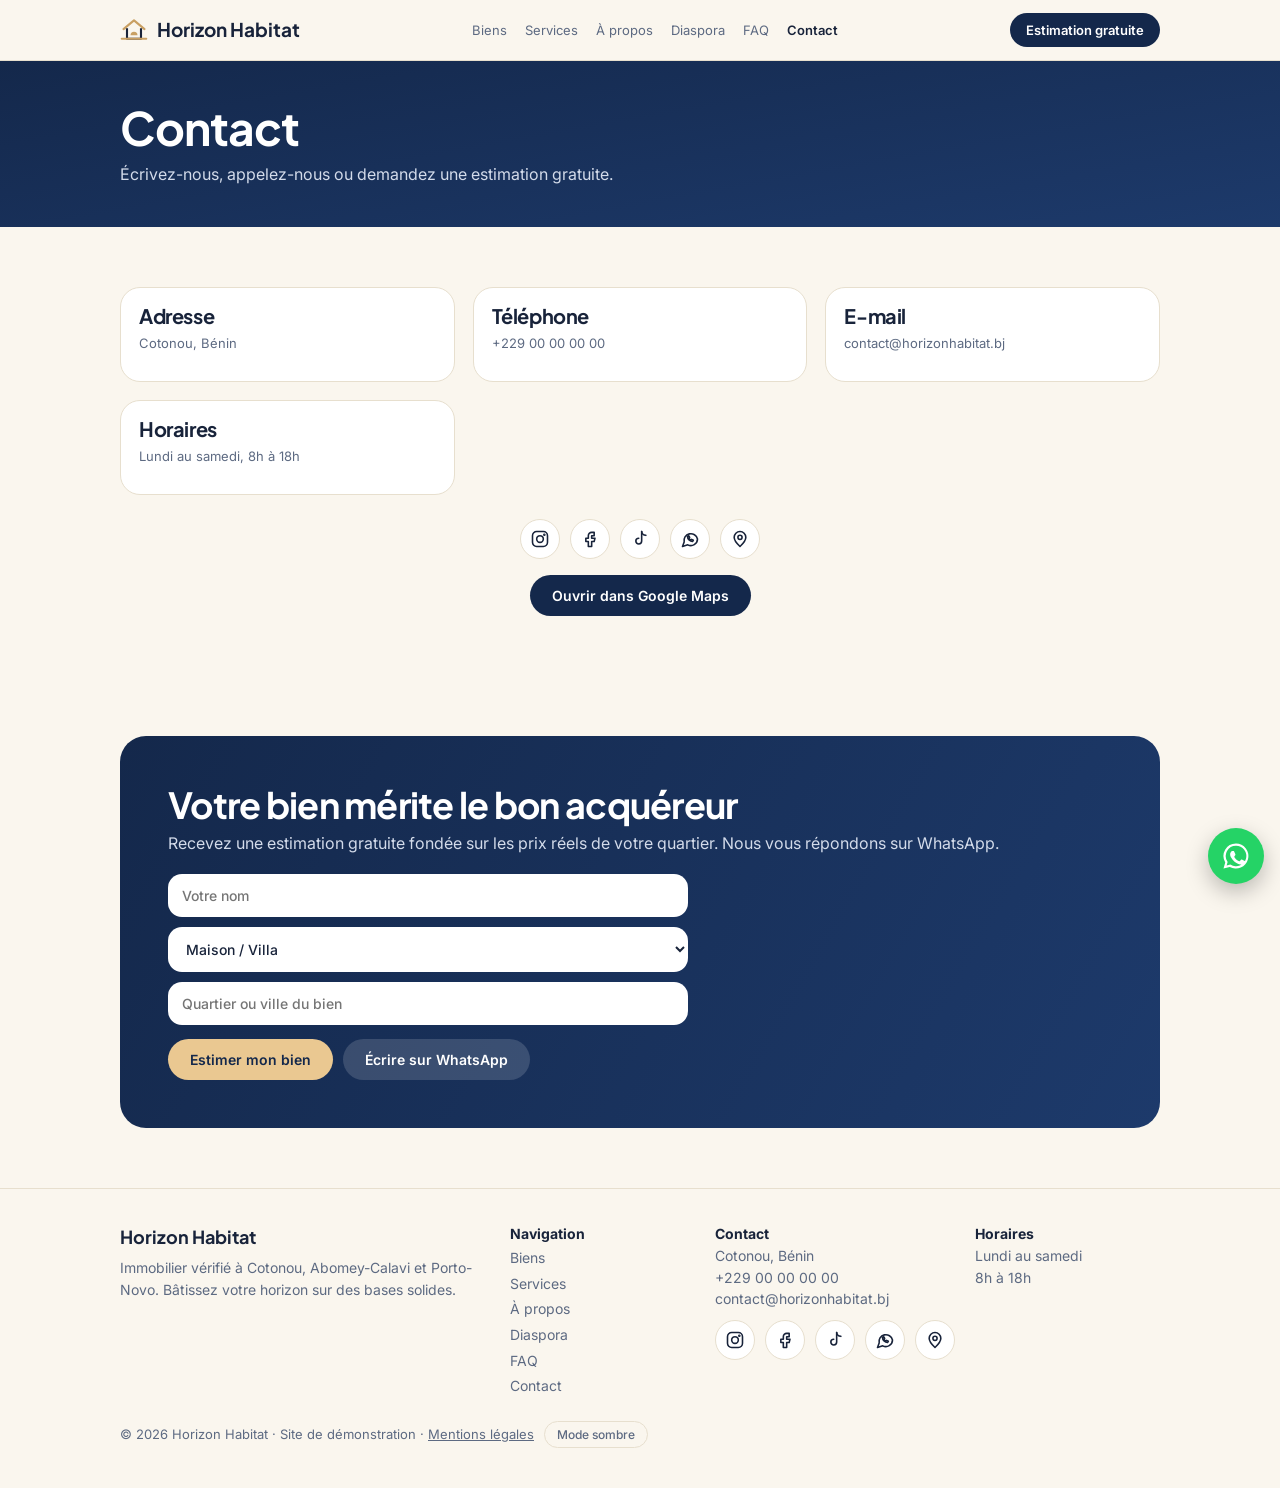
<file: contact.html>
<!DOCTYPE html>
<html lang="fr">
<head>
<meta charset="utf-8">
<meta name="viewport" content="width=device-width, initial-scale=1, viewport-fit=cover">
<meta name="description" content="Contactez Horizon Habitat à Cotonou ou demandez une estimation gratuite de votre bien.">
<meta name="theme-color" content="#14284b">
<meta property="og:title" content="Horizon Habitat – Bâtissez votre horizon sur des bases solides">
<meta property="og:description" content="Immobilier vérifié à Cotonou, Calavi et Porto-Novo. Chaque titre est contrôlé avant d’être proposé.">
<meta property="og:type" content="website">
<link rel="icon" href="data:image/svg+xml,%3Csvg xmlns='http://www.w3.org/2000/svg' viewBox='0 0 32 32'%3E%3Crect width='32' height='32' rx='8' fill='%2314284b'/%3E%3Cpath d='M5 16 16 6l11 10' stroke='%23eac891' stroke-width='2.6' fill='none' stroke-linecap='round' stroke-linejoin='round'/%3E%3Cpath d='M9 15v10h14V15' stroke='%23fff' stroke-width='2.6' fill='none' stroke-linejoin='round'/%3E%3C/svg%3E">
<title>Contact et estimation gratuite – Horizon Habitat</title>
<link rel="preconnect" href="https://fonts.googleapis.com">
<link rel="preconnect" href="https://fonts.gstatic.com" crossorigin>
<link href="https://fonts.googleapis.com/css2?family=Plus+Jakarta+Sans:wght@600;700;800&family=Inter:wght@400;500;600&display=swap" rel="stylesheet">
<link rel="stylesheet" href="style.css">
</head>
<body>
<header><div class="wrap nav">
<a class="logo" href="index.html" aria-label="Horizon Habitat">
<svg viewBox="0 0 32 32" fill="none"><path d="M4 15 16 5l12 10" stroke="#c9a063" stroke-width="2.4" stroke-linecap="round" stroke-linejoin="round"/><path d="M8 14v12h16V14" stroke="currentColor" stroke-width="2.4" stroke-linejoin="round"/><path d="M12 22a4 4 0 0 1 8 0z" fill="#c9a063"/><path d="M2 26h28" stroke="#c9a063" stroke-width="2.4" stroke-linecap="round"/></svg>
Horizon Habitat</a>
<nav id="nav" aria-label="Navigation"><a href="biens.html">Biens</a><a href="services.html">Services</a><a href="a-propos.html">À propos</a><a href="diaspora.html">Diaspora</a><a href="faq.html">FAQ</a><a href="contact.html" aria-current="page">Contact</a></nav>
<a class="btn sm" href="contact.html#estimer">Estimation gratuite</a>
<button class="burger" type="button" aria-label="Menu" aria-expanded="false" aria-controls="nav"><span></span></button>
</div></header>
<main id="top">
<div class="phead"><div class="wrap"><h1>Contact</h1><p>Écrivez-nous, appelez-nous ou demandez une estimation gratuite.</p></div></div>
<section><div class="wrap"><div class="grid three"><div class="card"><div class="in"><h3>Adresse</h3><p class="loc" style="margin-top:6px">Cotonou, Bénin</p></div></div><div class="card"><div class="in"><h3>Téléphone</h3><p class="loc" style="margin-top:6px">+229 00 00 00 00</p></div></div><div class="card"><div class="in"><h3>E-mail</h3><p class="loc" style="margin-top:6px">contact@horizonhabitat.bj</p></div></div><div class="card"><div class="in"><h3>Horaires</h3><p class="loc" style="margin-top:6px">Lundi au samedi, 8h à 18h</p></div></div></div><div class="more"><div class="soc" style="justify-content:center"><a href="#" aria-label="Instagram"><svg viewBox="0 0 24 24" fill="none" stroke="currentColor" stroke-width="1.9" stroke-linecap="round" stroke-linejoin="round" aria-hidden="true"><rect x="3" y="3" width="18" height="18" rx="5"/><circle cx="12" cy="12" r="4"/><circle cx="17.2" cy="6.8" r=".6" fill="currentColor"/></svg></a><a href="#" aria-label="Facebook"><svg viewBox="0 0 24 24" fill="none" stroke="currentColor" stroke-width="1.9" stroke-linecap="round" stroke-linejoin="round" aria-hidden="true"><path d="M14 8h3V4h-3a4 4 0 0 0-4 4v3H7v4h3v6h4v-6h3l1-4h-4V8.5c0-.3.2-.5.5-.5z"/></svg></a><a href="#" aria-label="TikTok"><svg viewBox="0 0 24 24" fill="none" stroke="currentColor" stroke-width="1.9" stroke-linecap="round" stroke-linejoin="round" aria-hidden="true"><path d="M14 3v11.5a3.5 3.5 0 1 1-3.5-3.5"/><path d="M14 3c.3 2.6 2 4.4 5 4.6"/></svg></a><a href="https://wa.me/22900000000" aria-label="WhatsApp" target="_blank" rel="noopener"><svg viewBox="0 0 24 24" fill="none" stroke="currentColor" stroke-width="1.9" stroke-linecap="round" stroke-linejoin="round" aria-hidden="true"><path d="M21 12a8 8 0 0 1-11.7 7L3 21l2-5.3A8 8 0 1 1 21 12z"/><path d="M9 9c0 3 3 6 6 6l1-1.5-2-1-1 .8c-1-.4-1.800-1.200-2.200-2.200l.8-1-1-2z"/></svg></a><a href="https://www.google.com/maps/search/?api=1&query=Cotonou" aria-label="Plan Google Maps" target="_blank" rel="noopener"><svg viewBox="0 0 24 24" fill="none" stroke="currentColor" stroke-width="1.9" stroke-linecap="round" stroke-linejoin="round" aria-hidden="true"><path d="M12 21s7-6.2 7-11a7 7 0 0 0-14 0c0 4.8 7 11 7 11z"/><circle cx="12" cy="10" r="2.5"/></svg></a></div><p style="margin-top:16px"><a class="btn" href="https://www.google.com/maps/search/?api=1&query=Cotonou" target="_blank" rel="noopener">Ouvrir dans Google Maps</a></p></div></div></section>
<section id="estimer"><div class="wrap"><div class="cta">
<h2>Votre bien mérite le bon acquéreur</h2>
<p>Recevez une estimation gratuite fondée sur les prix réels de votre quartier. Nous vous répondons sur WhatsApp.</p>
<form id="ef">
<input id="e-nom" placeholder="Votre nom" autocomplete="name" required>
<select id="e-type" aria-label="Type de bien"><option>Maison / Villa</option><option>Appartement</option><option>Terrain</option></select>
<input id="e-lieu" placeholder="Quartier ou ville du bien" required>
<div class="row"><button class="btn gold" type="submit">Estimer mon bien</button><a class="btn" style="background:rgba(255,255,255,.15)" href="https://wa.me/22900000000" target="_blank" rel="noopener">Écrire sur WhatsApp</a></div>
</form>
</div></div></section>
</main>
<footer><div class="wrap cols"><div><b style="font-family:'Plus Jakarta Sans',Inter,system-ui,sans-serif;font-size:18px">Horizon Habitat</b><p style="margin-top:6px">Immobilier vérifié à Cotonou, Abomey-Calavi et Porto-Novo. Bâtissez votre horizon sur des bases solides.</p></div><div><b>Navigation</b><p class="fl"><a href="biens.html">Biens</a><a href="services.html">Services</a><a href="a-propos.html">À propos</a><a href="diaspora.html">Diaspora</a><a href="faq.html">FAQ</a><a href="contact.html">Contact</a></p></div><div><b>Contact</b><p>Cotonou, Bénin<br>+229 00 00 00 00<br>contact@horizonhabitat.bj</p><div class="soc"><a href="#" aria-label="Instagram"><svg viewBox="0 0 24 24" fill="none" stroke="currentColor" stroke-width="1.9" stroke-linecap="round" stroke-linejoin="round" aria-hidden="true"><rect x="3" y="3" width="18" height="18" rx="5"/><circle cx="12" cy="12" r="4"/><circle cx="17.2" cy="6.8" r=".6" fill="currentColor"/></svg></a><a href="#" aria-label="Facebook"><svg viewBox="0 0 24 24" fill="none" stroke="currentColor" stroke-width="1.9" stroke-linecap="round" stroke-linejoin="round" aria-hidden="true"><path d="M14 8h3V4h-3a4 4 0 0 0-4 4v3H7v4h3v6h4v-6h3l1-4h-4V8.5c0-.3.2-.5.5-.5z"/></svg></a><a href="#" aria-label="TikTok"><svg viewBox="0 0 24 24" fill="none" stroke="currentColor" stroke-width="1.9" stroke-linecap="round" stroke-linejoin="round" aria-hidden="true"><path d="M14 3v11.5a3.5 3.5 0 1 1-3.5-3.5"/><path d="M14 3c.3 2.6 2 4.4 5 4.6"/></svg></a><a href="https://wa.me/22900000000" aria-label="WhatsApp" target="_blank" rel="noopener"><svg viewBox="0 0 24 24" fill="none" stroke="currentColor" stroke-width="1.9" stroke-linecap="round" stroke-linejoin="round" aria-hidden="true"><path d="M21 12a8 8 0 0 1-11.7 7L3 21l2-5.3A8 8 0 1 1 21 12z"/><path d="M9 9c0 3 3 6 6 6l1-1.5-2-1-1 .8c-1-.4-1.800-1.200-2.200-2.200l.8-1-1-2z"/></svg></a><a href="https://www.google.com/maps/search/?api=1&query=Cotonou" aria-label="Plan Google Maps" target="_blank" rel="noopener"><svg viewBox="0 0 24 24" fill="none" stroke="currentColor" stroke-width="1.9" stroke-linecap="round" stroke-linejoin="round" aria-hidden="true"><path d="M12 21s7-6.2 7-11a7 7 0 0 0-14 0c0 4.8 7 11 7 11z"/><circle cx="12" cy="10" r="2.5"/></svg></a></div></div><div><b>Horaires</b><p>Lundi au samedi<br>8h à 18h</p></div></div><div class="wrap" style="margin-top:22px;font-size:13px">© <span id="yr">2026</span> Horizon Habitat · Site de démonstration · <a href="mentions-legales.html" style="text-decoration:underline">Mentions légales</a><button type="button" id="theme" class="theme">Mode sombre</button></div></footer>
<a class="wa" href="https://wa.me/22900000000" target="_blank" rel="noopener" aria-label="Écrire sur WhatsApp"><svg viewBox="0 0 24 24" fill="#fff"><path d="M12 2a10 10 0 0 0-8.6 15.1L2 22l5-1.3A10 10 0 1 0 12 2zm0 1.8a8.2 8.2 0 1 1-4.2 15.2l-.3-.2-3 .8.8-2.9-.2-.3A8.2 8.2 0 0 1 12 3.8zm-3 4.1c-.2 0-.5.1-.7.4-.3.3-1 1-1 2.4s1 2.8 1.200 3c.1.2 2 3.200 5 4.400 2.500 1 3 .8 3.500.7.600-.1 1.800-.7 2-1.400.3-.7.300-1.300.2-1.400-.1-.1-.3-.2-.6-.3l-1.900-.9c-.3-.1-.5-.1-.7.1l-.9 1.100c-.2.200-.3.200-.6.100-.3-.2-1.200-.4-2.300-1.400-.8-.8-1.400-1.700-1.500-2-.2-.3 0-.4.100-.6l.4-.5c.1-.2.200-.3.300-.5.100-.2 0-.4 0-.5l-.9-2.100c-.2-.5-.5-.5-.7-.5z"/></svg></a>
<script src="site.js"></script>
</body>
</html>
</file>
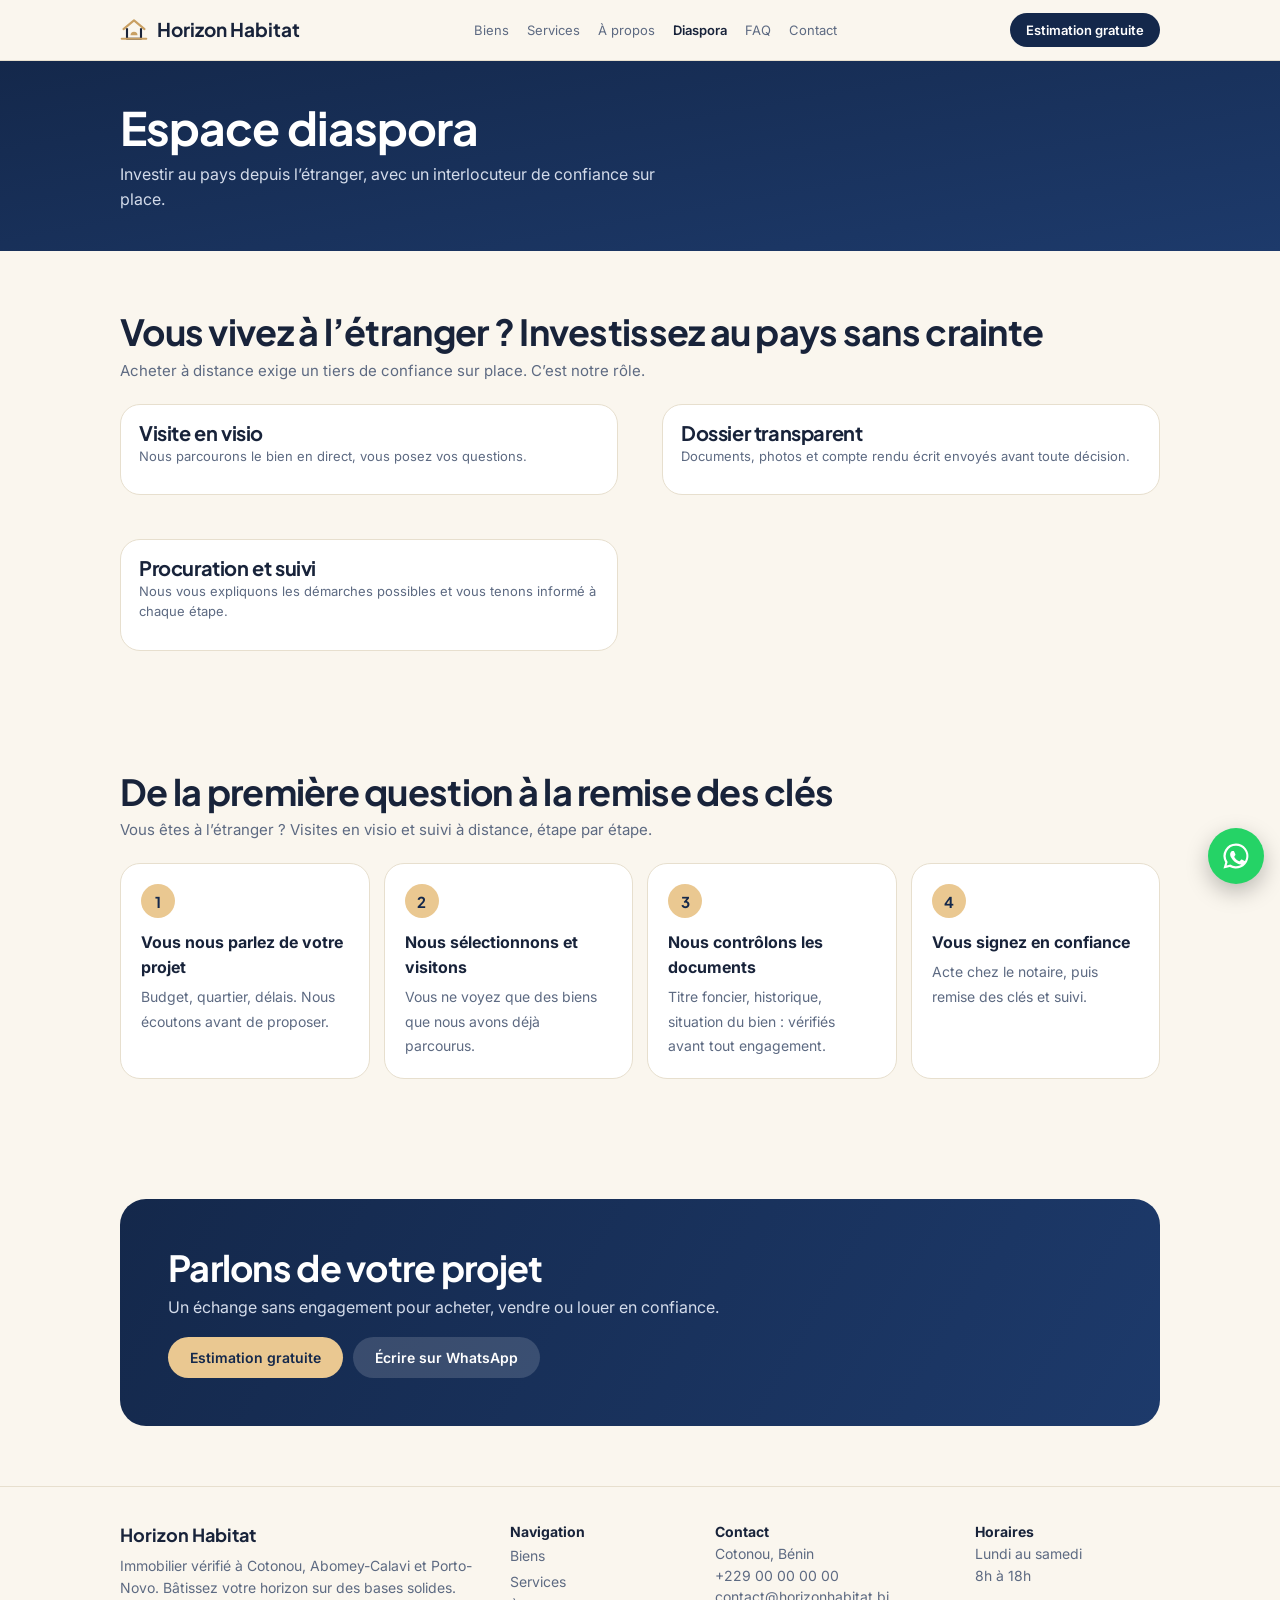
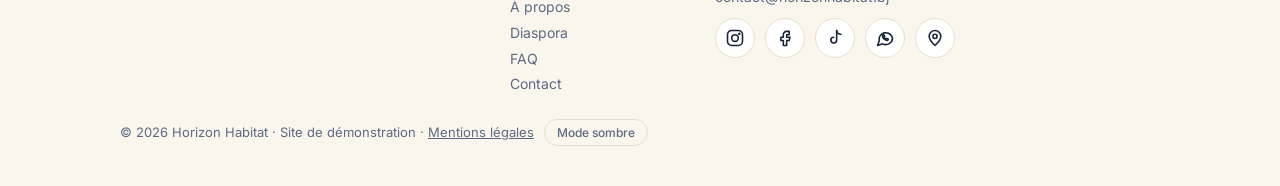
<file: diaspora.html>
<!DOCTYPE html>
<html lang="fr">
<head>
<meta charset="utf-8">
<meta name="viewport" content="width=device-width, initial-scale=1, viewport-fit=cover">
<meta name="description" content="Visites en visio, dossier transparent et suivi pour acheter au Bénin depuis l’étranger.">
<meta name="theme-color" content="#14284b">
<meta property="og:title" content="Horizon Habitat – Bâtissez votre horizon sur des bases solides">
<meta property="og:description" content="Immobilier vérifié à Cotonou, Calavi et Porto-Novo. Chaque titre est contrôlé avant d’être proposé.">
<meta property="og:type" content="website">
<link rel="icon" href="data:image/svg+xml,%3Csvg xmlns='http://www.w3.org/2000/svg' viewBox='0 0 32 32'%3E%3Crect width='32' height='32' rx='8' fill='%2314284b'/%3E%3Cpath d='M5 16 16 6l11 10' stroke='%23eac891' stroke-width='2.6' fill='none' stroke-linecap='round' stroke-linejoin='round'/%3E%3Cpath d='M9 15v10h14V15' stroke='%23fff' stroke-width='2.6' fill='none' stroke-linejoin='round'/%3E%3C/svg%3E">
<title>Diaspora : acheter au Bénin à distance – Horizon Habitat</title>
<link rel="preconnect" href="https://fonts.googleapis.com">
<link rel="preconnect" href="https://fonts.gstatic.com" crossorigin>
<link href="https://fonts.googleapis.com/css2?family=Plus+Jakarta+Sans:wght@600;700;800&family=Inter:wght@400;500;600&display=swap" rel="stylesheet">
<link rel="stylesheet" href="style.css">
</head>
<body>
<header><div class="wrap nav">
<a class="logo" href="index.html" aria-label="Horizon Habitat">
<svg viewBox="0 0 32 32" fill="none"><path d="M4 15 16 5l12 10" stroke="#c9a063" stroke-width="2.4" stroke-linecap="round" stroke-linejoin="round"/><path d="M8 14v12h16V14" stroke="currentColor" stroke-width="2.4" stroke-linejoin="round"/><path d="M12 22a4 4 0 0 1 8 0z" fill="#c9a063"/><path d="M2 26h28" stroke="#c9a063" stroke-width="2.4" stroke-linecap="round"/></svg>
Horizon Habitat</a>
<nav id="nav" aria-label="Navigation"><a href="biens.html">Biens</a><a href="services.html">Services</a><a href="a-propos.html">À propos</a><a href="diaspora.html" aria-current="page">Diaspora</a><a href="faq.html">FAQ</a><a href="contact.html">Contact</a></nav>
<a class="btn sm" href="contact.html#estimer">Estimation gratuite</a>
<button class="burger" type="button" aria-label="Menu" aria-expanded="false" aria-controls="nav"><span></span></button>
</div></header>
<main id="top">
<div class="phead"><div class="wrap"><h1>Espace diaspora</h1><p>Investir au pays depuis l’étranger, avec un interlocuteur de confiance sur place.</p></div></div>
<section id="diaspora" class="why"><div class="wrap"><h2>Vous vivez à l’étranger&nbsp;? Investissez au pays sans crainte</h2><p class="sub">Acheter à distance exige un tiers de confiance sur place. C’est notre rôle.</p><div class="grid three"><div class="card"><div class="in"><h3>Visite en visio</h3><p class="loc">Nous parcourons le bien en direct, vous posez vos questions.</p></div></div><div class="card"><div class="in"><h3>Dossier transparent</h3><p class="loc">Documents, photos et compte rendu écrit envoyés avant toute décision.</p></div></div><div class="card"><div class="in"><h3>Procuration et suivi</h3><p class="loc">Nous vous expliquons les démarches possibles et vous tenons informé à chaque étape.</p></div></div></div></div></section><section id="methode"><div class="wrap">
<h2>De la première question à la remise des clés</h2>
<p class="sub">Vous êtes à l’étranger&nbsp;? Visites en visio et suivi à distance, étape par étape.</p>
<ol class="steps">
<li><b>Vous nous parlez de votre projet</b><span>Budget, quartier, délais. Nous écoutons avant de proposer.</span></li>
<li><b>Nous sélectionnons et visitons</b><span>Vous ne voyez que des biens que nous avons déjà parcourus.</span></li>
<li><b>Nous contrôlons les documents</b><span>Titre foncier, historique, situation du bien : vérifiés avant tout engagement.</span></li>
<li><b>Vous signez en confiance</b><span>Acte chez le notaire, puis remise des clés et suivi.</span></li>
</ol></div></section><section><div class="wrap"><div class="cta"><h2>Parlons de votre projet</h2><p>Un échange sans engagement pour acheter, vendre ou louer en confiance.</p><div class="row"><a class="btn gold" href="contact.html#estimer">Estimation gratuite</a><a class="btn" style="background:rgba(255,255,255,.15)" href="https://wa.me/22900000000" target="_blank" rel="noopener">Écrire sur WhatsApp</a></div></div></div></section>

</main>
<footer><div class="wrap cols"><div><b style="font-family:'Plus Jakarta Sans',Inter,system-ui,sans-serif;font-size:18px">Horizon Habitat</b><p style="margin-top:6px">Immobilier vérifié à Cotonou, Abomey-Calavi et Porto-Novo. Bâtissez votre horizon sur des bases solides.</p></div><div><b>Navigation</b><p class="fl"><a href="biens.html">Biens</a><a href="services.html">Services</a><a href="a-propos.html">À propos</a><a href="diaspora.html">Diaspora</a><a href="faq.html">FAQ</a><a href="contact.html">Contact</a></p></div><div><b>Contact</b><p>Cotonou, Bénin<br>+229 00 00 00 00<br>contact@horizonhabitat.bj</p><div class="soc"><a href="#" aria-label="Instagram"><svg viewBox="0 0 24 24" fill="none" stroke="currentColor" stroke-width="1.9" stroke-linecap="round" stroke-linejoin="round" aria-hidden="true"><rect x="3" y="3" width="18" height="18" rx="5"/><circle cx="12" cy="12" r="4"/><circle cx="17.2" cy="6.8" r=".6" fill="currentColor"/></svg></a><a href="#" aria-label="Facebook"><svg viewBox="0 0 24 24" fill="none" stroke="currentColor" stroke-width="1.9" stroke-linecap="round" stroke-linejoin="round" aria-hidden="true"><path d="M14 8h3V4h-3a4 4 0 0 0-4 4v3H7v4h3v6h4v-6h3l1-4h-4V8.5c0-.3.2-.5.5-.5z"/></svg></a><a href="#" aria-label="TikTok"><svg viewBox="0 0 24 24" fill="none" stroke="currentColor" stroke-width="1.9" stroke-linecap="round" stroke-linejoin="round" aria-hidden="true"><path d="M14 3v11.5a3.5 3.5 0 1 1-3.5-3.5"/><path d="M14 3c.3 2.6 2 4.4 5 4.6"/></svg></a><a href="https://wa.me/22900000000" aria-label="WhatsApp" target="_blank" rel="noopener"><svg viewBox="0 0 24 24" fill="none" stroke="currentColor" stroke-width="1.9" stroke-linecap="round" stroke-linejoin="round" aria-hidden="true"><path d="M21 12a8 8 0 0 1-11.7 7L3 21l2-5.3A8 8 0 1 1 21 12z"/><path d="M9 9c0 3 3 6 6 6l1-1.5-2-1-1 .8c-1-.4-1.800-1.200-2.200-2.200l.8-1-1-2z"/></svg></a><a href="https://www.google.com/maps/search/?api=1&query=Cotonou" aria-label="Plan Google Maps" target="_blank" rel="noopener"><svg viewBox="0 0 24 24" fill="none" stroke="currentColor" stroke-width="1.9" stroke-linecap="round" stroke-linejoin="round" aria-hidden="true"><path d="M12 21s7-6.2 7-11a7 7 0 0 0-14 0c0 4.8 7 11 7 11z"/><circle cx="12" cy="10" r="2.5"/></svg></a></div></div><div><b>Horaires</b><p>Lundi au samedi<br>8h à 18h</p></div></div><div class="wrap" style="margin-top:22px;font-size:13px">© <span id="yr">2026</span> Horizon Habitat · Site de démonstration · <a href="mentions-legales.html" style="text-decoration:underline">Mentions légales</a><button type="button" id="theme" class="theme">Mode sombre</button></div></footer>
<a class="wa" href="https://wa.me/22900000000" target="_blank" rel="noopener" aria-label="Écrire sur WhatsApp"><svg viewBox="0 0 24 24" fill="#fff"><path d="M12 2a10 10 0 0 0-8.6 15.1L2 22l5-1.3A10 10 0 1 0 12 2zm0 1.8a8.2 8.2 0 1 1-4.2 15.2l-.3-.2-3 .8.8-2.9-.2-.3A8.2 8.2 0 0 1 12 3.8zm-3 4.1c-.2 0-.5.1-.7.4-.3.3-1 1-1 2.4s1 2.8 1.200 3c.1.2 2 3.200 5 4.400 2.500 1 3 .8 3.500.7.600-.1 1.800-.7 2-1.400.3-.7.300-1.300.2-1.400-.1-.1-.3-.2-.6-.3l-1.900-.9c-.3-.1-.5-.1-.7.1l-.9 1.100c-.2.200-.3.200-.6.100-.3-.2-1.200-.4-2.300-1.400-.8-.8-1.400-1.700-1.500-2-.2-.3 0-.4.100-.6l.4-.5c.1-.2.200-.3.300-.5.100-.2 0-.4 0-.5l-.9-2.100c-.2-.5-.5-.5-.7-.5z"/></svg></a>
<script src="site.js"></script>
</body>
</html>
</file>
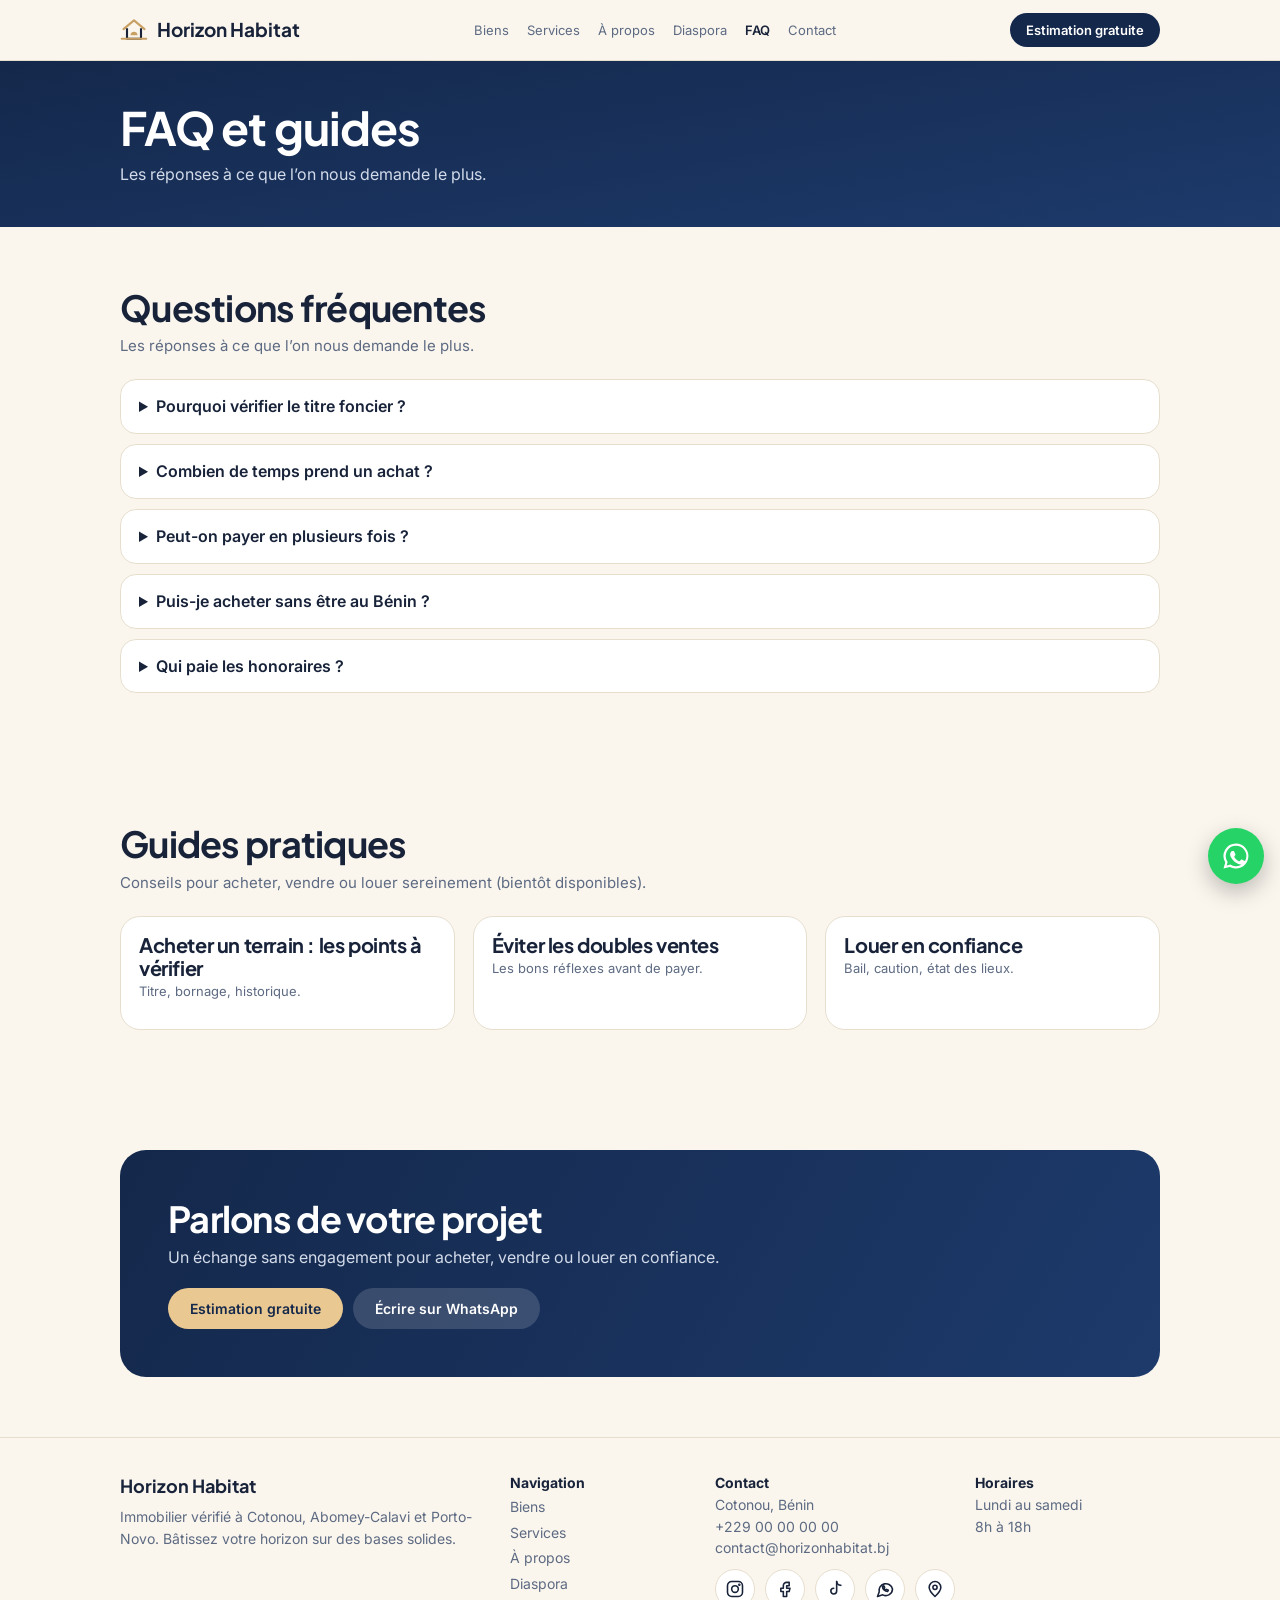
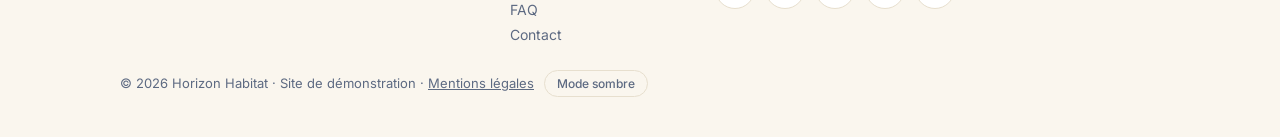
<file: faq.html>
<!DOCTYPE html>
<html lang="fr">
<head>
<meta charset="utf-8">
<meta name="viewport" content="width=device-width, initial-scale=1, viewport-fit=cover">
<meta name="description" content="Réponses aux questions fréquentes et guides pratiques pour acheter, vendre ou louer au Bénin.">
<meta name="theme-color" content="#14284b">
<meta property="og:title" content="Horizon Habitat – Bâtissez votre horizon sur des bases solides">
<meta property="og:description" content="Immobilier vérifié à Cotonou, Calavi et Porto-Novo. Chaque titre est contrôlé avant d’être proposé.">
<meta property="og:type" content="website">
<link rel="icon" href="data:image/svg+xml,%3Csvg xmlns='http://www.w3.org/2000/svg' viewBox='0 0 32 32'%3E%3Crect width='32' height='32' rx='8' fill='%2314284b'/%3E%3Cpath d='M5 16 16 6l11 10' stroke='%23eac891' stroke-width='2.6' fill='none' stroke-linecap='round' stroke-linejoin='round'/%3E%3Cpath d='M9 15v10h14V15' stroke='%23fff' stroke-width='2.6' fill='none' stroke-linejoin='round'/%3E%3C/svg%3E">
<title>FAQ et guides – Horizon Habitat</title>
<link rel="preconnect" href="https://fonts.googleapis.com">
<link rel="preconnect" href="https://fonts.gstatic.com" crossorigin>
<link href="https://fonts.googleapis.com/css2?family=Plus+Jakarta+Sans:wght@600;700;800&family=Inter:wght@400;500;600&display=swap" rel="stylesheet">
<link rel="stylesheet" href="style.css">
</head>
<body>
<header><div class="wrap nav">
<a class="logo" href="index.html" aria-label="Horizon Habitat">
<svg viewBox="0 0 32 32" fill="none"><path d="M4 15 16 5l12 10" stroke="#c9a063" stroke-width="2.4" stroke-linecap="round" stroke-linejoin="round"/><path d="M8 14v12h16V14" stroke="currentColor" stroke-width="2.4" stroke-linejoin="round"/><path d="M12 22a4 4 0 0 1 8 0z" fill="#c9a063"/><path d="M2 26h28" stroke="#c9a063" stroke-width="2.4" stroke-linecap="round"/></svg>
Horizon Habitat</a>
<nav id="nav" aria-label="Navigation"><a href="biens.html">Biens</a><a href="services.html">Services</a><a href="a-propos.html">À propos</a><a href="diaspora.html">Diaspora</a><a href="faq.html" aria-current="page">FAQ</a><a href="contact.html">Contact</a></nav>
<a class="btn sm" href="contact.html#estimer">Estimation gratuite</a>
<button class="burger" type="button" aria-label="Menu" aria-expanded="false" aria-controls="nav"><span></span></button>
</div></header>
<main id="top">
<div class="phead"><div class="wrap"><h1>FAQ et guides</h1><p>Les réponses à ce que l’on nous demande le plus.</p></div></div>
<section id="faq" class=""><div class="wrap"><h2>Questions fréquentes</h2><p class="sub">Les réponses à ce que l’on nous demande le plus.</p><div class="faq"><details><summary>Pourquoi vérifier le titre foncier ?</summary><p>Pour s’assurer que le vendeur est bien le propriétaire et que le bien n’est pas déjà engagé. Nous contrôlons les documents avant de publier un bien.</p></details><details><summary>Combien de temps prend un achat ?</summary><p>Cela dépend du bien et des documents. Nous vous donnons un calendrier réaliste dès la première rencontre.</p></details><details><summary>Peut-on payer en plusieurs fois ?</summary><p>Les modalités se fixent avec le vendeur. Nous vous aidons à les formaliser par écrit.</p></details><details><summary>Puis-je acheter sans être au Bénin ?</summary><p>Oui. Visites en visio, dossier complet et suivi à distance. Nous vous expliquons les démarches possibles.</p></details><details><summary>Qui paie les honoraires ?</summary><p>Cela est précisé par écrit avant tout engagement, pour chaque dossier.</p></details></div></div></section><section id="guides" class=""><div class="wrap"><h2>Guides pratiques</h2><p class="sub">Conseils pour acheter, vendre ou louer sereinement (bientôt disponibles).</p><div class="grid three"><div class="card"><div class="in"><h3>Acheter un terrain : les points à vérifier</h3><p class="loc">Titre, bornage, historique.</p></div></div><div class="card"><div class="in"><h3>Éviter les doubles ventes</h3><p class="loc">Les bons réflexes avant de payer.</p></div></div><div class="card"><div class="in"><h3>Louer en confiance</h3><p class="loc">Bail, caution, état des lieux.</p></div></div></div></div></section><section><div class="wrap"><div class="cta"><h2>Parlons de votre projet</h2><p>Un échange sans engagement pour acheter, vendre ou louer en confiance.</p><div class="row"><a class="btn gold" href="contact.html#estimer">Estimation gratuite</a><a class="btn" style="background:rgba(255,255,255,.15)" href="https://wa.me/22900000000" target="_blank" rel="noopener">Écrire sur WhatsApp</a></div></div></div></section>

</main>
<footer><div class="wrap cols"><div><b style="font-family:'Plus Jakarta Sans',Inter,system-ui,sans-serif;font-size:18px">Horizon Habitat</b><p style="margin-top:6px">Immobilier vérifié à Cotonou, Abomey-Calavi et Porto-Novo. Bâtissez votre horizon sur des bases solides.</p></div><div><b>Navigation</b><p class="fl"><a href="biens.html">Biens</a><a href="services.html">Services</a><a href="a-propos.html">À propos</a><a href="diaspora.html">Diaspora</a><a href="faq.html">FAQ</a><a href="contact.html">Contact</a></p></div><div><b>Contact</b><p>Cotonou, Bénin<br>+229 00 00 00 00<br>contact@horizonhabitat.bj</p><div class="soc"><a href="#" aria-label="Instagram"><svg viewBox="0 0 24 24" fill="none" stroke="currentColor" stroke-width="1.9" stroke-linecap="round" stroke-linejoin="round" aria-hidden="true"><rect x="3" y="3" width="18" height="18" rx="5"/><circle cx="12" cy="12" r="4"/><circle cx="17.2" cy="6.8" r=".6" fill="currentColor"/></svg></a><a href="#" aria-label="Facebook"><svg viewBox="0 0 24 24" fill="none" stroke="currentColor" stroke-width="1.9" stroke-linecap="round" stroke-linejoin="round" aria-hidden="true"><path d="M14 8h3V4h-3a4 4 0 0 0-4 4v3H7v4h3v6h4v-6h3l1-4h-4V8.5c0-.3.2-.5.5-.5z"/></svg></a><a href="#" aria-label="TikTok"><svg viewBox="0 0 24 24" fill="none" stroke="currentColor" stroke-width="1.9" stroke-linecap="round" stroke-linejoin="round" aria-hidden="true"><path d="M14 3v11.5a3.5 3.5 0 1 1-3.5-3.5"/><path d="M14 3c.3 2.6 2 4.4 5 4.6"/></svg></a><a href="https://wa.me/22900000000" aria-label="WhatsApp" target="_blank" rel="noopener"><svg viewBox="0 0 24 24" fill="none" stroke="currentColor" stroke-width="1.9" stroke-linecap="round" stroke-linejoin="round" aria-hidden="true"><path d="M21 12a8 8 0 0 1-11.7 7L3 21l2-5.3A8 8 0 1 1 21 12z"/><path d="M9 9c0 3 3 6 6 6l1-1.5-2-1-1 .8c-1-.4-1.800-1.200-2.200-2.200l.8-1-1-2z"/></svg></a><a href="https://www.google.com/maps/search/?api=1&query=Cotonou" aria-label="Plan Google Maps" target="_blank" rel="noopener"><svg viewBox="0 0 24 24" fill="none" stroke="currentColor" stroke-width="1.9" stroke-linecap="round" stroke-linejoin="round" aria-hidden="true"><path d="M12 21s7-6.2 7-11a7 7 0 0 0-14 0c0 4.8 7 11 7 11z"/><circle cx="12" cy="10" r="2.5"/></svg></a></div></div><div><b>Horaires</b><p>Lundi au samedi<br>8h à 18h</p></div></div><div class="wrap" style="margin-top:22px;font-size:13px">© <span id="yr">2026</span> Horizon Habitat · Site de démonstration · <a href="mentions-legales.html" style="text-decoration:underline">Mentions légales</a><button type="button" id="theme" class="theme">Mode sombre</button></div></footer>
<a class="wa" href="https://wa.me/22900000000" target="_blank" rel="noopener" aria-label="Écrire sur WhatsApp"><svg viewBox="0 0 24 24" fill="#fff"><path d="M12 2a10 10 0 0 0-8.6 15.1L2 22l5-1.3A10 10 0 1 0 12 2zm0 1.8a8.2 8.2 0 1 1-4.2 15.2l-.3-.2-3 .8.8-2.9-.2-.3A8.2 8.2 0 0 1 12 3.8zm-3 4.1c-.2 0-.5.1-.7.4-.3.3-1 1-1 2.4s1 2.8 1.200 3c.1.2 2 3.200 5 4.400 2.500 1 3 .8 3.500.7.600-.1 1.800-.7 2-1.400.3-.7.300-1.300.2-1.400-.1-.1-.3-.2-.6-.3l-1.900-.9c-.3-.1-.5-.1-.7.1l-.9 1.100c-.2.200-.3.200-.6.100-.3-.2-1.200-.4-2.300-1.400-.8-.8-1.400-1.700-1.500-2-.2-.3 0-.4.100-.6l.4-.5c.1-.2.200-.3.300-.5.100-.2 0-.4 0-.5l-.9-2.100c-.2-.5-.5-.5-.7-.5z"/></svg></a>
<script src="site.js"></script>
</body>
</html>
</file>
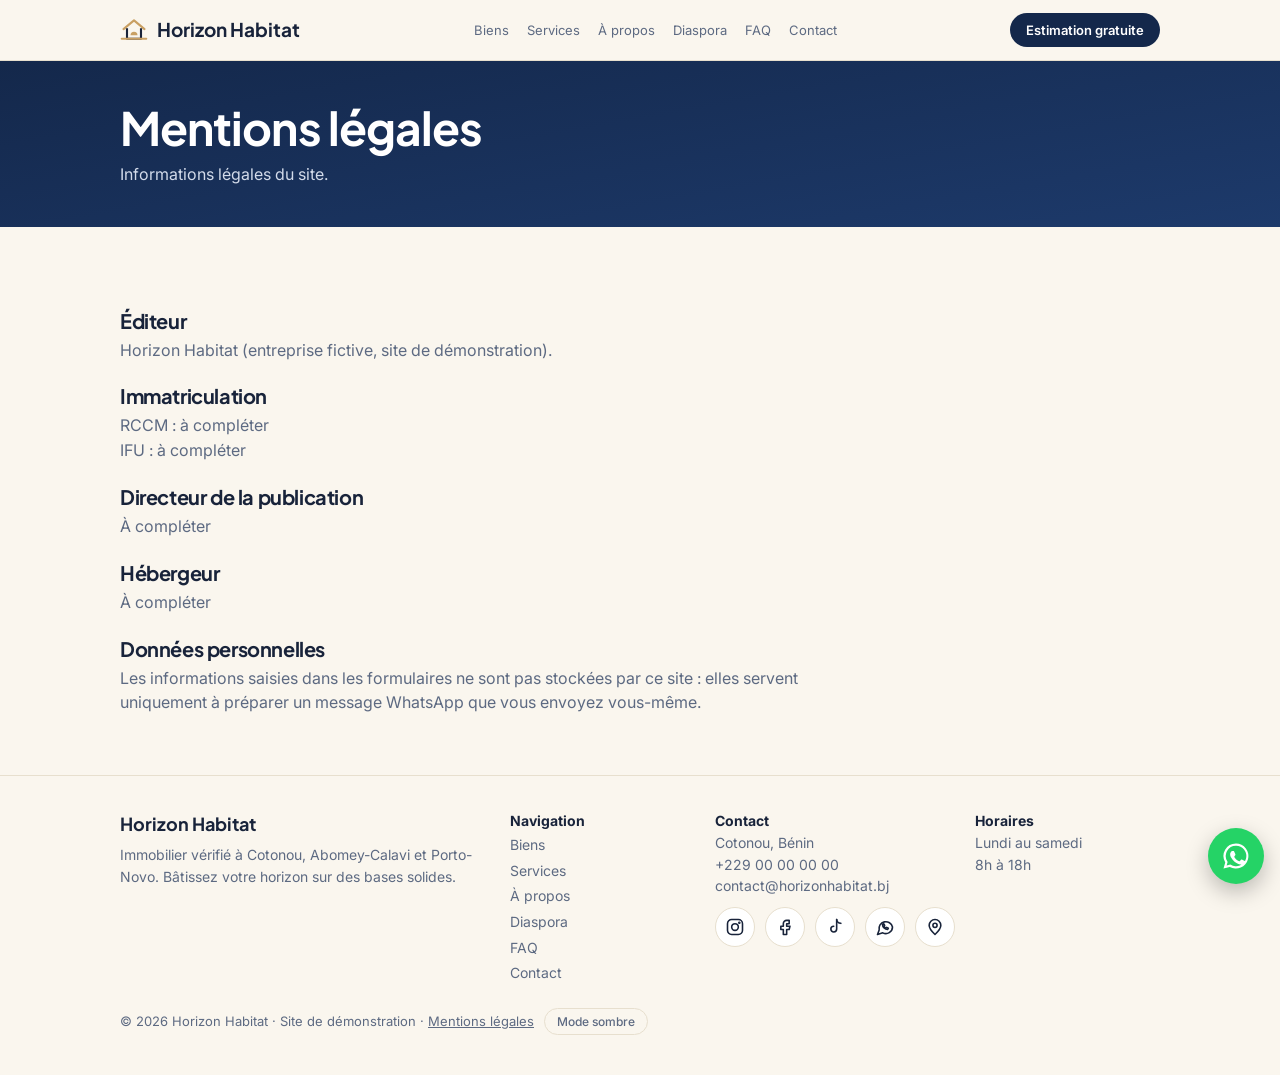
<file: mentions-legales.html>
<!DOCTYPE html>
<html lang="fr">
<head>
<meta charset="utf-8">
<meta name="viewport" content="width=device-width, initial-scale=1, viewport-fit=cover">
<meta name="description" content="Mentions légales du site Horizon Habitat.">
<meta name="theme-color" content="#14284b">
<meta property="og:title" content="Horizon Habitat – Bâtissez votre horizon sur des bases solides">
<meta property="og:description" content="Immobilier vérifié à Cotonou, Calavi et Porto-Novo. Chaque titre est contrôlé avant d’être proposé.">
<meta property="og:type" content="website">
<link rel="icon" href="data:image/svg+xml,%3Csvg xmlns='http://www.w3.org/2000/svg' viewBox='0 0 32 32'%3E%3Crect width='32' height='32' rx='8' fill='%2314284b'/%3E%3Cpath d='M5 16 16 6l11 10' stroke='%23eac891' stroke-width='2.6' fill='none' stroke-linecap='round' stroke-linejoin='round'/%3E%3Cpath d='M9 15v10h14V15' stroke='%23fff' stroke-width='2.6' fill='none' stroke-linejoin='round'/%3E%3C/svg%3E">
<title>Mentions légales – Horizon Habitat</title>
<link rel="preconnect" href="https://fonts.googleapis.com">
<link rel="preconnect" href="https://fonts.gstatic.com" crossorigin>
<link href="https://fonts.googleapis.com/css2?family=Plus+Jakarta+Sans:wght@600;700;800&family=Inter:wght@400;500;600&display=swap" rel="stylesheet">
<link rel="stylesheet" href="style.css">
</head>
<body>
<header><div class="wrap nav">
<a class="logo" href="index.html" aria-label="Horizon Habitat">
<svg viewBox="0 0 32 32" fill="none"><path d="M4 15 16 5l12 10" stroke="#c9a063" stroke-width="2.4" stroke-linecap="round" stroke-linejoin="round"/><path d="M8 14v12h16V14" stroke="currentColor" stroke-width="2.4" stroke-linejoin="round"/><path d="M12 22a4 4 0 0 1 8 0z" fill="#c9a063"/><path d="M2 26h28" stroke="#c9a063" stroke-width="2.4" stroke-linecap="round"/></svg>
Horizon Habitat</a>
<nav id="nav" aria-label="Navigation"><a href="biens.html">Biens</a><a href="services.html">Services</a><a href="a-propos.html">À propos</a><a href="diaspora.html">Diaspora</a><a href="faq.html">FAQ</a><a href="contact.html">Contact</a></nav>
<a class="btn sm" href="contact.html#estimer">Estimation gratuite</a>
<button class="burger" type="button" aria-label="Menu" aria-expanded="false" aria-controls="nav"><span></span></button>
</div></header>
<main id="top">
<div class="phead"><div class="wrap"><h1>Mentions légales</h1><p>Informations légales du site.</p></div></div>
<section><div class="wrap legalp"><h2>Éditeur</h2><p>Horizon Habitat (entreprise fictive, site de démonstration).</p><h2>Immatriculation</h2><p>RCCM : à compléter<br>IFU : à compléter</p><h2>Directeur de la publication</h2><p>À compléter</p><h2>Hébergeur</h2><p>À compléter</p><h2>Données personnelles</h2><p>Les informations saisies dans les formulaires ne sont pas stockées par ce site : elles servent uniquement à préparer un message WhatsApp que vous envoyez vous-même.</p></div></section>
</main>
<footer><div class="wrap cols"><div><b style="font-family:'Plus Jakarta Sans',Inter,system-ui,sans-serif;font-size:18px">Horizon Habitat</b><p style="margin-top:6px">Immobilier vérifié à Cotonou, Abomey-Calavi et Porto-Novo. Bâtissez votre horizon sur des bases solides.</p></div><div><b>Navigation</b><p class="fl"><a href="biens.html">Biens</a><a href="services.html">Services</a><a href="a-propos.html">À propos</a><a href="diaspora.html">Diaspora</a><a href="faq.html">FAQ</a><a href="contact.html">Contact</a></p></div><div><b>Contact</b><p>Cotonou, Bénin<br>+229 00 00 00 00<br>contact@horizonhabitat.bj</p><div class="soc"><a href="#" aria-label="Instagram"><svg viewBox="0 0 24 24" fill="none" stroke="currentColor" stroke-width="1.9" stroke-linecap="round" stroke-linejoin="round" aria-hidden="true"><rect x="3" y="3" width="18" height="18" rx="5"/><circle cx="12" cy="12" r="4"/><circle cx="17.2" cy="6.8" r=".6" fill="currentColor"/></svg></a><a href="#" aria-label="Facebook"><svg viewBox="0 0 24 24" fill="none" stroke="currentColor" stroke-width="1.9" stroke-linecap="round" stroke-linejoin="round" aria-hidden="true"><path d="M14 8h3V4h-3a4 4 0 0 0-4 4v3H7v4h3v6h4v-6h3l1-4h-4V8.5c0-.3.2-.5.5-.5z"/></svg></a><a href="#" aria-label="TikTok"><svg viewBox="0 0 24 24" fill="none" stroke="currentColor" stroke-width="1.9" stroke-linecap="round" stroke-linejoin="round" aria-hidden="true"><path d="M14 3v11.5a3.5 3.5 0 1 1-3.5-3.5"/><path d="M14 3c.3 2.6 2 4.4 5 4.6"/></svg></a><a href="https://wa.me/22900000000" aria-label="WhatsApp" target="_blank" rel="noopener"><svg viewBox="0 0 24 24" fill="none" stroke="currentColor" stroke-width="1.9" stroke-linecap="round" stroke-linejoin="round" aria-hidden="true"><path d="M21 12a8 8 0 0 1-11.7 7L3 21l2-5.3A8 8 0 1 1 21 12z"/><path d="M9 9c0 3 3 6 6 6l1-1.5-2-1-1 .8c-1-.4-1.800-1.200-2.200-2.200l.8-1-1-2z"/></svg></a><a href="https://www.google.com/maps/search/?api=1&query=Cotonou" aria-label="Plan Google Maps" target="_blank" rel="noopener"><svg viewBox="0 0 24 24" fill="none" stroke="currentColor" stroke-width="1.9" stroke-linecap="round" stroke-linejoin="round" aria-hidden="true"><path d="M12 21s7-6.2 7-11a7 7 0 0 0-14 0c0 4.8 7 11 7 11z"/><circle cx="12" cy="10" r="2.5"/></svg></a></div></div><div><b>Horaires</b><p>Lundi au samedi<br>8h à 18h</p></div></div><div class="wrap" style="margin-top:22px;font-size:13px">© <span id="yr">2026</span> Horizon Habitat · Site de démonstration · <a href="mentions-legales.html" style="text-decoration:underline">Mentions légales</a><button type="button" id="theme" class="theme">Mode sombre</button></div></footer>
<a class="wa" href="https://wa.me/22900000000" target="_blank" rel="noopener" aria-label="Écrire sur WhatsApp"><svg viewBox="0 0 24 24" fill="#fff"><path d="M12 2a10 10 0 0 0-8.6 15.1L2 22l5-1.3A10 10 0 1 0 12 2zm0 1.8a8.2 8.2 0 1 1-4.2 15.2l-.3-.2-3 .8.8-2.9-.2-.3A8.2 8.2 0 0 1 12 3.8zm-3 4.1c-.2 0-.5.1-.7.4-.3.3-1 1-1 2.4s1 2.8 1.200 3c.1.2 2 3.200 5 4.400 2.500 1 3 .8 3.500.7.600-.1 1.800-.7 2-1.400.3-.7.300-1.300.2-1.400-.1-.1-.3-.2-.6-.3l-1.900-.9c-.3-.1-.5-.1-.7.1l-.9 1.100c-.2.200-.3.200-.6.100-.3-.2-1.200-.4-2.300-1.400-.8-.8-1.400-1.700-1.500-2-.2-.3 0-.4.100-.6l.4-.5c.1-.2.200-.3.300-.5.100-.2 0-.4 0-.5l-.9-2.100c-.2-.5-.5-.5-.7-.5z"/></svg></a>
<script src="site.js"></script>
</body>
</html>
</file>
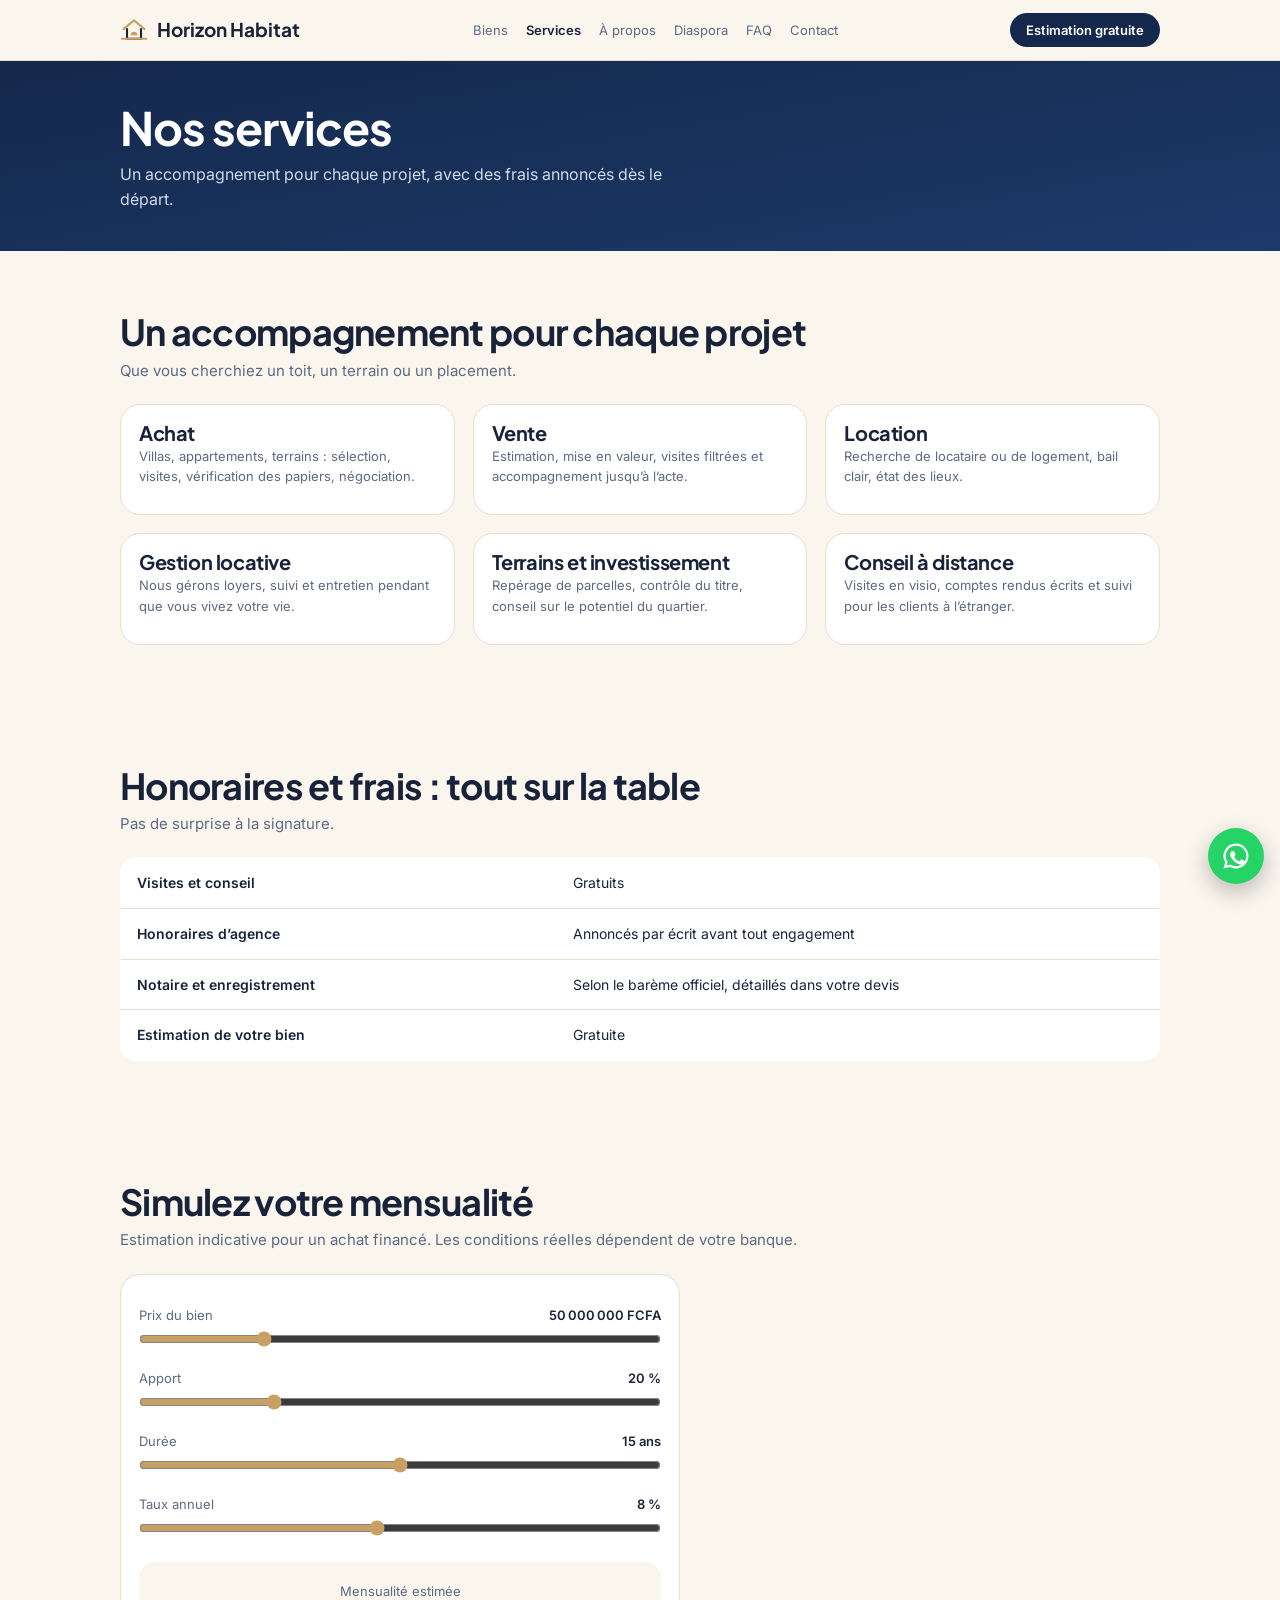
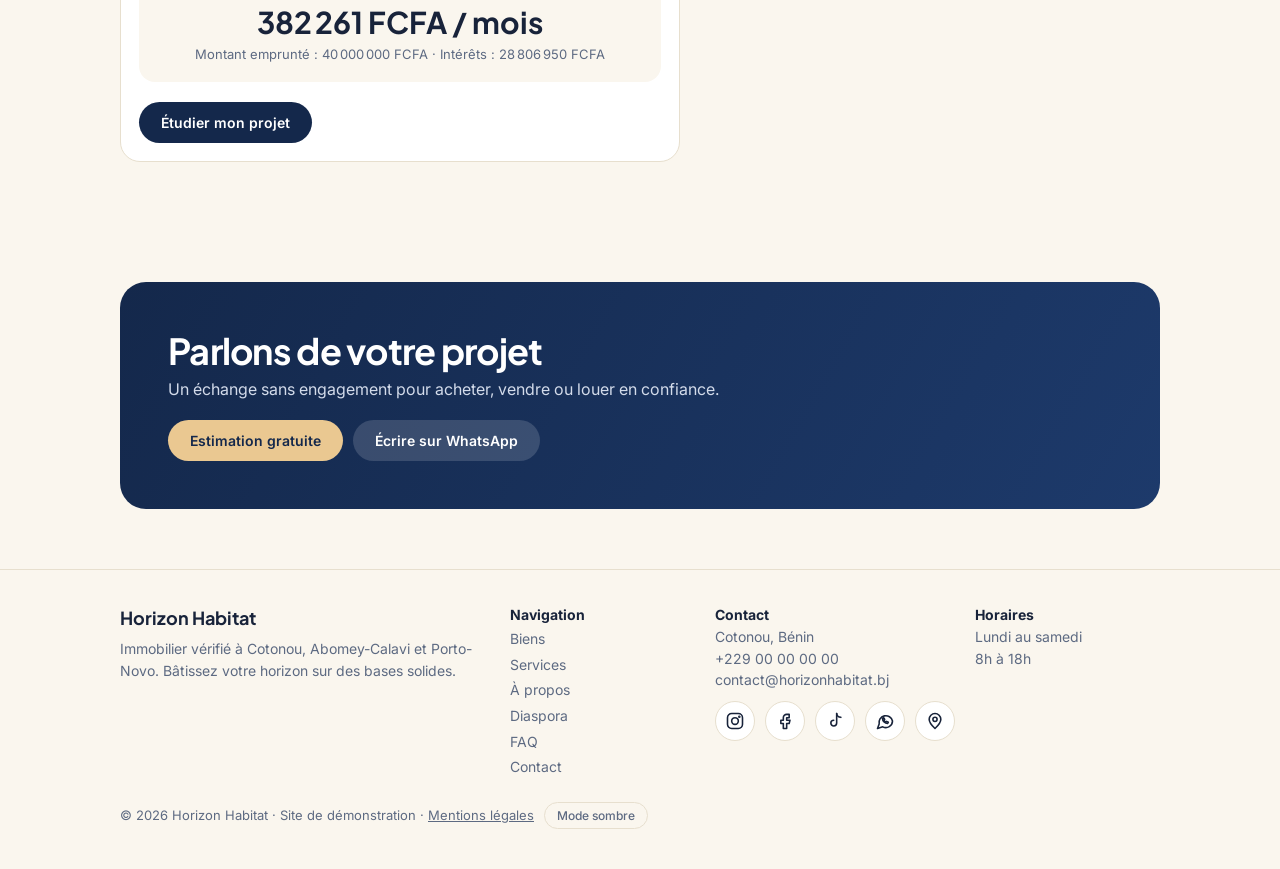
<file: services.html>
<!DOCTYPE html>
<html lang="fr">
<head>
<meta charset="utf-8">
<meta name="viewport" content="width=device-width, initial-scale=1, viewport-fit=cover">
<meta name="description" content="Achat, vente, location, gestion locative, terrains et conseil à distance à Cotonou.">
<meta name="theme-color" content="#14284b">
<meta property="og:title" content="Horizon Habitat – Bâtissez votre horizon sur des bases solides">
<meta property="og:description" content="Immobilier vérifié à Cotonou, Calavi et Porto-Novo. Chaque titre est contrôlé avant d’être proposé.">
<meta property="og:type" content="website">
<link rel="icon" href="data:image/svg+xml,%3Csvg xmlns='http://www.w3.org/2000/svg' viewBox='0 0 32 32'%3E%3Crect width='32' height='32' rx='8' fill='%2314284b'/%3E%3Cpath d='M5 16 16 6l11 10' stroke='%23eac891' stroke-width='2.6' fill='none' stroke-linecap='round' stroke-linejoin='round'/%3E%3Cpath d='M9 15v10h14V15' stroke='%23fff' stroke-width='2.6' fill='none' stroke-linejoin='round'/%3E%3C/svg%3E">
<title>Nos services immobiliers – Horizon Habitat</title>
<link rel="preconnect" href="https://fonts.googleapis.com">
<link rel="preconnect" href="https://fonts.gstatic.com" crossorigin>
<link href="https://fonts.googleapis.com/css2?family=Plus+Jakarta+Sans:wght@600;700;800&family=Inter:wght@400;500;600&display=swap" rel="stylesheet">
<link rel="stylesheet" href="style.css">
</head>
<body>
<header><div class="wrap nav">
<a class="logo" href="index.html" aria-label="Horizon Habitat">
<svg viewBox="0 0 32 32" fill="none"><path d="M4 15 16 5l12 10" stroke="#c9a063" stroke-width="2.4" stroke-linecap="round" stroke-linejoin="round"/><path d="M8 14v12h16V14" stroke="currentColor" stroke-width="2.4" stroke-linejoin="round"/><path d="M12 22a4 4 0 0 1 8 0z" fill="#c9a063"/><path d="M2 26h28" stroke="#c9a063" stroke-width="2.4" stroke-linecap="round"/></svg>
Horizon Habitat</a>
<nav id="nav" aria-label="Navigation"><a href="biens.html">Biens</a><a href="services.html" aria-current="page">Services</a><a href="a-propos.html">À propos</a><a href="diaspora.html">Diaspora</a><a href="faq.html">FAQ</a><a href="contact.html">Contact</a></nav>
<a class="btn sm" href="contact.html#estimer">Estimation gratuite</a>
<button class="burger" type="button" aria-label="Menu" aria-expanded="false" aria-controls="nav"><span></span></button>
</div></header>
<main id="top">
<div class="phead"><div class="wrap"><h1>Nos services</h1><p>Un accompagnement pour chaque projet, avec des frais annoncés dès le départ.</p></div></div>
<section id="services" class=""><div class="wrap"><h2>Un accompagnement pour chaque projet</h2><p class="sub">Que vous cherchiez un toit, un terrain ou un placement.</p><div class="grid three"><div class="card"><div class="in"><h3>Achat</h3><p class="loc">Villas, appartements, terrains : sélection, visites, vérification des papiers, négociation.</p></div></div><div class="card"><div class="in"><h3>Vente</h3><p class="loc">Estimation, mise en valeur, visites filtrées et accompagnement jusqu’à l’acte.</p></div></div><div class="card"><div class="in"><h3>Location</h3><p class="loc">Recherche de locataire ou de logement, bail clair, état des lieux.</p></div></div><div class="card"><div class="in"><h3>Gestion locative</h3><p class="loc">Nous gérons loyers, suivi et entretien pendant que vous vivez votre vie.</p></div></div><div class="card"><div class="in"><h3>Terrains et investissement</h3><p class="loc">Repérage de parcelles, contrôle du titre, conseil sur le potentiel du quartier.</p></div></div><div class="card"><div class="in"><h3>Conseil à distance</h3><p class="loc">Visites en visio, comptes rendus écrits et suivi pour les clients à l’étranger.</p></div></div></div></div></section><section id="honoraires" class="why"><div class="wrap"><h2>Honoraires et frais : tout sur la table</h2><p class="sub">Pas de surprise à la signature.</p><table class="tbl"><tr><td>Visites et conseil</td><td>Gratuits</td></tr><tr><td>Honoraires d’agence</td><td>Annoncés par écrit avant tout engagement</td></tr><tr><td>Notaire et enregistrement</td><td>Selon le barème officiel, détaillés dans votre devis</td></tr><tr><td>Estimation de votre bien</td><td>Gratuite</td></tr></table></div></section><section id="simulateur" class="why"><div class="wrap"><h2>Simulez votre mensualité</h2><p class="sub">Estimation indicative pour un achat financé. Les conditions réelles dépendent de votre banque.</p>
<div class="sim card"><div class="in">
<label for="s-prix">Prix du bien <output id="o-prix"></output></label><input type="range" id="s-prix" min="5000000" max="200000000" step="1000000" value="50000000">
<label for="s-apport">Apport <output id="o-apport"></output></label><input type="range" id="s-apport" min="0" max="80" step="5" value="20">
<label for="s-duree">Durée <output id="o-duree"></output></label><input type="range" id="s-duree" min="5" max="25" step="1" value="15">
<label for="s-taux">Taux annuel <output id="o-taux"></output></label><input type="range" id="s-taux" min="3" max="14" step="0.5" value="8">
<div class="res"><span>Mensualité estimée</span><b id="s-res" aria-live="polite"></b><small id="s-det"></small></div>
<a class="btn" href="contact.html#estimer">Étudier mon projet</a></div></div></div></section>

<section><div class="wrap"><div class="cta"><h2>Parlons de votre projet</h2><p>Un échange sans engagement pour acheter, vendre ou louer en confiance.</p><div class="row"><a class="btn gold" href="contact.html#estimer">Estimation gratuite</a><a class="btn" style="background:rgba(255,255,255,.15)" href="https://wa.me/22900000000" target="_blank" rel="noopener">Écrire sur WhatsApp</a></div></div></div></section>

</main>
<footer><div class="wrap cols"><div><b style="font-family:'Plus Jakarta Sans',Inter,system-ui,sans-serif;font-size:18px">Horizon Habitat</b><p style="margin-top:6px">Immobilier vérifié à Cotonou, Abomey-Calavi et Porto-Novo. Bâtissez votre horizon sur des bases solides.</p></div><div><b>Navigation</b><p class="fl"><a href="biens.html">Biens</a><a href="services.html">Services</a><a href="a-propos.html">À propos</a><a href="diaspora.html">Diaspora</a><a href="faq.html">FAQ</a><a href="contact.html">Contact</a></p></div><div><b>Contact</b><p>Cotonou, Bénin<br>+229 00 00 00 00<br>contact@horizonhabitat.bj</p><div class="soc"><a href="#" aria-label="Instagram"><svg viewBox="0 0 24 24" fill="none" stroke="currentColor" stroke-width="1.9" stroke-linecap="round" stroke-linejoin="round" aria-hidden="true"><rect x="3" y="3" width="18" height="18" rx="5"/><circle cx="12" cy="12" r="4"/><circle cx="17.2" cy="6.8" r=".6" fill="currentColor"/></svg></a><a href="#" aria-label="Facebook"><svg viewBox="0 0 24 24" fill="none" stroke="currentColor" stroke-width="1.9" stroke-linecap="round" stroke-linejoin="round" aria-hidden="true"><path d="M14 8h3V4h-3a4 4 0 0 0-4 4v3H7v4h3v6h4v-6h3l1-4h-4V8.5c0-.3.2-.5.5-.5z"/></svg></a><a href="#" aria-label="TikTok"><svg viewBox="0 0 24 24" fill="none" stroke="currentColor" stroke-width="1.9" stroke-linecap="round" stroke-linejoin="round" aria-hidden="true"><path d="M14 3v11.5a3.5 3.5 0 1 1-3.5-3.5"/><path d="M14 3c.3 2.6 2 4.4 5 4.6"/></svg></a><a href="https://wa.me/22900000000" aria-label="WhatsApp" target="_blank" rel="noopener"><svg viewBox="0 0 24 24" fill="none" stroke="currentColor" stroke-width="1.9" stroke-linecap="round" stroke-linejoin="round" aria-hidden="true"><path d="M21 12a8 8 0 0 1-11.7 7L3 21l2-5.3A8 8 0 1 1 21 12z"/><path d="M9 9c0 3 3 6 6 6l1-1.5-2-1-1 .8c-1-.4-1.800-1.200-2.200-2.200l.8-1-1-2z"/></svg></a><a href="https://www.google.com/maps/search/?api=1&query=Cotonou" aria-label="Plan Google Maps" target="_blank" rel="noopener"><svg viewBox="0 0 24 24" fill="none" stroke="currentColor" stroke-width="1.9" stroke-linecap="round" stroke-linejoin="round" aria-hidden="true"><path d="M12 21s7-6.2 7-11a7 7 0 0 0-14 0c0 4.8 7 11 7 11z"/><circle cx="12" cy="10" r="2.5"/></svg></a></div></div><div><b>Horaires</b><p>Lundi au samedi<br>8h à 18h</p></div></div><div class="wrap" style="margin-top:22px;font-size:13px">© <span id="yr">2026</span> Horizon Habitat · Site de démonstration · <a href="mentions-legales.html" style="text-decoration:underline">Mentions légales</a><button type="button" id="theme" class="theme">Mode sombre</button></div></footer>
<a class="wa" href="https://wa.me/22900000000" target="_blank" rel="noopener" aria-label="Écrire sur WhatsApp"><svg viewBox="0 0 24 24" fill="#fff"><path d="M12 2a10 10 0 0 0-8.6 15.1L2 22l5-1.3A10 10 0 1 0 12 2zm0 1.8a8.2 8.2 0 1 1-4.2 15.2l-.3-.2-3 .8.8-2.9-.2-.3A8.2 8.2 0 0 1 12 3.8zm-3 4.1c-.2 0-.5.1-.7.4-.3.3-1 1-1 2.4s1 2.8 1.200 3c.1.2 2 3.200 5 4.400 2.500 1 3 .8 3.500.7.600-.1 1.800-.7 2-1.400.3-.7.300-1.300.2-1.400-.1-.1-.3-.2-.6-.3l-1.900-.9c-.3-.1-.5-.1-.7.1l-.9 1.100c-.2.200-.3.200-.6.100-.3-.2-1.200-.4-2.300-1.400-.8-.8-1.400-1.700-1.500-2-.2-.3 0-.4.100-.6l.4-.5c.1-.2.200-.3.300-.5.100-.2 0-.4 0-.5l-.9-2.100c-.2-.5-.5-.5-.7-.5z"/></svg></a>
<script src="site.js"></script>
</body>
</html>
</file>
<file: style.css>
:root{--navy:#14284b;--navy2:#1d3a6b;--cream:#faf6ee;--card:#fff;--sand:#c9a063;--sand2:#eac891;--ink:#18233a;--muted:#5d6a82;--line:#e7dfce;--bg:#faf6ee;--onnavy:#fff;
box-sizing:border-box;padding-top:env(safe-area-inset-top,0px);padding-bottom:env(safe-area-inset-bottom,0px)}
@media (prefers-color-scheme:dark){:root:not([data-theme="light"]){--bg:#0e1829;--cream:#13203a;--card:#182847;--ink:#f1ede4;--muted:#a9b3c6;--line:#2a3b5e;--navy:#0b1a33;color-scheme:dark}}
:root[data-theme="dark"]{--bg:#0e1829;--cream:#13203a;--card:#182847;--ink:#f1ede4;--muted:#a9b3c6;--line:#2a3b5e;--navy:#0b1a33;color-scheme:dark}
*{box-sizing:border-box;margin:0}
html{scroll-behavior:smooth;scroll-padding-top:70px}
body{background:var(--bg);color:var(--ink);font-family:Inter,system-ui,sans-serif;line-height:1.55;-webkit-font-smoothing:antialiased}
h1,h2,h3{letter-spacing:-.02em;font-family:'Plus Jakarta Sans',Inter,system-ui,sans-serif;line-height:1.15}
a{color:inherit;text-decoration:none}
.wrap{max-width:1080px;margin:0 auto;padding:0 20px}
header{position:sticky;top:0;z-index:20;background:var(--bg);border-bottom:1px solid var(--line)}
.nav{display:flex;align-items:center;justify-content:space-between;height:60px}
.logo{white-space:nowrap;font-size:17px;display:flex;align-items:center;gap:9px;font-family:'Plus Jakarta Sans',Inter,system-ui,sans-serif;font-weight:700;font-size:19px}
.logo svg{width:28px;height:28px}
.nav nav{display:none;gap:18px;font-size:13px;color:var(--muted)}
.nav nav a:hover{color:var(--ink)}
.btn{display:inline-flex;align-items:center;justify-content:center;gap:8px;border:0;border-radius:999px;padding:12px 22px;font:600 14px Inter,sans-serif;cursor:pointer;background:var(--navy);color:#fff}
.btn.gold{background:var(--sand2);color:#14284b}
.btn{white-space:nowrap}.btn.sm{padding:9px 16px;font-size:13px}
.btn:focus-visible,a:focus-visible,select:focus-visible,input:focus-visible{outline:3px solid var(--sand);outline-offset:2px}
.hero{background:linear-gradient(170deg,#14284b 0%,#1d3a6b 70%,#2a4d85 100%);color:#fff;padding:44px 0 90px;position:relative;overflow:hidden}
.hero .wrap{position:relative;z-index:2}
.hero small{color:var(--sand2);font-size:14px}
.hero h1{font-size:clamp(34px,8vw,60px);margin:10px 0 14px;max-width:640px}
.hero p{max-width:480px;color:#d3dbea;font-size:16px}
.hero svg.art{position:absolute;right:-30px;bottom:0;width:min(560px,95%);opacity:.5;z-index:1}
.search{position:relative;z-index:3;margin:-42px auto 0;background:var(--card);border-radius:22px;padding:14px;display:grid;gap:10px;box-shadow:0 14px 40px rgba(20,40,75,.18)}
.search label{display:block;font-size:12px;color:var(--muted);margin:0 0 3px 4px}
.search select{width:100%;padding:12px 12px;border:1px solid var(--line);border-radius:14px;background:var(--bg);color:var(--ink);font:500 14px Inter,sans-serif}
section{padding:60px 0}
.trust{display:grid;grid-template-columns:1fr 1fr;gap:22px 14px;padding-top:40px}
.trust div{text-align:center}
.trust .ic{width:54px;height:54px;border-radius:50%;background:var(--sand2);color:#14284b;display:grid;place-items:center;margin:0 auto 10px}
.trust .ic svg{width:26px;height:26px}
.trust b{display:block;font-size:15px}
.trust span{font-size:13px;color:var(--muted)}
h2{font-size:clamp(26px,5vw,36px);margin-bottom:6px}
.sub{color:var(--muted);font-size:15px;margin-bottom:22px}
.chips{display:flex;gap:8px;overflow-x:auto;padding-bottom:6px;margin-bottom:18px}
.chip{flex:none;border:1px solid var(--line);background:var(--card);color:var(--ink);border-radius:999px;padding:8px 16px;font:500 13px Inter,sans-serif;cursor:pointer}
.chip[aria-pressed="true"]{background:var(--navy);color:#fff;border-color:var(--navy)}
.grid{display:grid;gap:18px}
.card{background:var(--card);border:1px solid var(--line);border-radius:20px;overflow:hidden}
.card .pic{height:190px;position:relative}
.card .pic svg{width:100%;height:100%;display:block}
.card .pic img{position:absolute;inset:0;width:100%;height:100%;object-fit:cover}
.hero .bg{position:absolute;inset:0;width:100%;height:100%;object-fit:cover;opacity:.3;z-index:0}
.credits{margin-top:6px;font-size:12px;opacity:.8}
.credits a{text-decoration:underline}
.tag{z-index:2;position:absolute;top:12px;left:12px;background:var(--navy);color:#fff;border-radius:999px;padding:5px 12px;font-size:12px;font-weight:600}
.card .in{padding:16px 18px 18px}
.card h3{font-size:20px}
.card .loc{font-size:13px;color:var(--muted);margin:2px 0 10px}
.facts{display:flex;gap:14px;font-size:13px;color:var(--muted);margin-bottom:12px}
.price{font:700 20px 'Plus Jakarta Sans',Inter,system-ui,sans-serif;color:var(--ink);display:flex;justify-content:space-between;align-items:center}
.price a{font:600 13px Inter,sans-serif;color:var(--navy2)}
@media (prefers-color-scheme:dark){:root:not([data-theme="light"]) .price a{color:var(--sand2)}}
:root[data-theme="dark"] .price a{color:var(--sand2)}
.why{background:var(--cream)}
.why .grid{align-items:center}
.why .photo{border-radius:22px;overflow:hidden;height:280px}
.why .photo img{width:100%;height:100%;object-fit:cover;display:block}
.why .photo svg{width:100%;height:100%;display:block}
.stats{display:grid;grid-template-columns:repeat(3,1fr);gap:10px;margin-top:22px;border-top:1px solid var(--line);padding-top:18px}
.stats b{display:block;font:700 28px 'Plus Jakarta Sans',Inter,system-ui,sans-serif}
.stats span{font-size:12px;color:var(--muted)}
.cta{background:linear-gradient(120deg,#14284b,#1d3a6b);color:#fff;border-radius:26px;padding:34px 22px}
.cta h2{color:#fff}
.cta p{color:#d3dbea;margin-bottom:18px}
.cta form{display:grid;gap:10px;max-width:520px}
.cta input,.cta select{width:100%;padding:13px 14px;border:0;border-radius:14px;font:500 14px Inter,sans-serif;background:#fff;color:#18233a}
.cta .row{display:flex;gap:10px;flex-wrap:wrap;margin-top:4px}
.ok{display:none;color:var(--sand2);font-size:14px}
footer{border-top:1px solid var(--line);padding:34px 0 40px;font-size:14px;color:var(--muted)}
footer .cols{display:grid;gap:20px}
footer b{color:var(--ink)}
.wa{position:fixed;right:16px;bottom:calc(16px + env(safe-area-inset-bottom,0px));z-index:30;width:56px;height:56px;border-radius:50%;background:#25d366;display:grid;place-items:center;box-shadow:0 8px 22px rgba(0,0,0,.25)}
.wa svg{width:30px;height:30px}
.values{list-style:none;padding:0;margin:18px 0 0;display:grid;gap:10px}
.values li{padding-left:24px;position:relative;font-size:15px;color:var(--muted)}
.values li:before{content:"";position:absolute;left:0;top:8px;width:11px;height:11px;border-radius:50%;background:var(--sand)}
.values b{color:var(--ink)}
.steps{list-style:none;padding:0;display:grid;gap:14px;counter-reset:s}
.steps li{counter-increment:s;background:var(--card);border:1px solid var(--line);border-radius:20px;padding:20px}
.steps li:before{content:counter(s);display:grid;place-items:center;width:34px;height:34px;border-radius:50%;background:var(--sand2);color:#14284b;font:700 15px 'Plus Jakarta Sans',Inter,sans-serif;margin-bottom:12px}
.steps b{display:block;font-size:16px;margin-bottom:4px}
.steps span{font-size:14px;color:var(--muted)}
.faq details{background:var(--card);border:1px solid var(--line);border-radius:16px;padding:14px 18px;margin-bottom:10px}
.faq summary{font-weight:600;cursor:pointer}.faq p{margin-top:8px;color:var(--muted);font-size:14px}
.tbl{width:100%;border-collapse:collapse;background:var(--card);border:1px solid var(--line);border-radius:16px;overflow:hidden}
.tbl td{padding:14px 16px;border-bottom:1px solid var(--line);font-size:14px;vertical-align:top}
.tbl td:first-child{font-weight:600;width:42%}.tbl tr:last-child td{border:0}
.av{width:64px;height:64px;border-radius:50%;background:var(--navy);color:var(--sand2);display:grid;place-items:center;font:700 20px 'Plus Jakarta Sans',Inter,sans-serif;margin-bottom:12px}
.q{font-size:15px}.q small{display:block;margin-top:10px;color:var(--muted);font-size:13px}
.legal summary{cursor:pointer;font-weight:600;color:var(--ink)}.legal p{margin-top:8px}
.soc{display:flex;gap:10px;margin-top:10px}.soc a{width:40px;height:40px;border-radius:50%;border:1px solid var(--line);display:grid;place-items:center;color:var(--ink);background:var(--card)}.soc a:hover{background:var(--navy);color:#fff}.soc svg{width:20px;height:20px}
@media(min-width:760px){
.steps{grid-template-columns:repeat(4,1fr)}
.nav nav{display:flex}
.hero{padding:80px 0 120px}
.search{grid-template-columns:repeat(3,1fr) auto;align-items:end}
.trust{grid-template-columns:repeat(4,1fr)}
.grid.three{grid-template-columns:repeat(3,1fr)}
.why .grid{grid-template-columns:1fr 1fr;gap:44px}
.why .photo{height:360px}
.cta{padding:48px}
footer .cols{grid-template-columns:2fr 1fr 1fr 1fr}
}
@media(max-width:420px){.wrap{padding:0 14px}.logo{font-size:15px;gap:6px}.logo svg{width:24px;height:24px}.btn.sm{padding:8px 12px;font-size:12px}}
@media (prefers-reduced-motion:reduce){html{scroll-behavior:auto}}

.phead{background:linear-gradient(170deg,#14284b 0%,#1d3a6b 100%);color:#fff;padding:40px 0}
.phead.tall{padding-bottom:84px}
.phead h1{font-size:clamp(30px,6vw,46px)}
.phead p{color:#d3dbea;max-width:560px;margin-top:8px}
.nav nav a[aria-current="page"]{color:var(--ink);font-weight:600}
.fl a{display:block;padding:2px 0}.fl a:hover{color:var(--ink)}
.search.inner{margin-top:-42px}
.more{text-align:center;margin-top:24px}
.legalp h2{font-size:20px;margin:22px 0 6px}.legalp p{color:var(--muted);max-width:680px}

/* interactivité et mouvement */
@keyframes up{from{opacity:0;transform:translateY(14px)}}
@keyframes zoom{from{transform:scale(1.08)}}
@keyframes pop{50%{transform:scale(1.25)}}
@keyframes ring{0%{box-shadow:0 0 0 0 rgba(37,211,102,.5)}100%{box-shadow:0 0 0 18px rgba(37,211,102,0)}}
header{transition:box-shadow .3s}header.scrolled{box-shadow:0 6px 20px rgba(20,40,75,.1)}
.hero .bg{animation:zoom 14s ease-out both}
.hero .wrap>*{animation:up .7s cubic-bezier(.2,.7,.2,1) both}
.hero .wrap>:nth-child(2){animation-delay:.1s}.hero .wrap>:nth-child(3){animation-delay:.22s}.hero .wrap>:nth-child(4){animation-delay:.34s}
.rv{opacity:0;transform:translateY(14px);transition:opacity .6s,transform .6s}.rv.in{opacity:1;transform:none}
.btn{transition:transform .15s,filter .2s}.btn:hover{transform:translateY(-1px);filter:brightness(1.08)}.btn:active{transform:none}
.chip{transition:background .2s,color .2s}
#list .card,#feat .card{cursor:pointer;transition:transform .25s,box-shadow .25s}
#list .card:hover,#feat .card:hover{transform:translateY(-4px);box-shadow:0 16px 34px rgba(20,40,75,.14)}
.card .pic img{transition:transform .6s}#list .card:hover .pic img,#feat .card:hover .pic img{transform:scale(1.05)}
.card:focus-visible{outline:3px solid var(--sand);outline-offset:2px}
.fav{position:absolute;top:10px;right:10px;z-index:3;width:38px;height:38px;border-radius:50%;border:0;background:rgba(255,255,255,.92);color:#14284b;display:grid;place-items:center;cursor:pointer}
.fav svg{width:20px;height:20px;fill:none;stroke:currentColor;stroke-width:2;stroke-linejoin:round}
.fav[aria-pressed="true"]{animation:pop .3s}.fav[aria-pressed="true"] svg{fill:#d6455d;stroke:#d6455d}
dialog.fiche{border:0;border-radius:24px;padding:0;width:min(560px,94vw);background:var(--card);color:var(--ink);overflow:hidden}
dialog.fiche[open]{animation:up .3s}dialog.fiche::backdrop{background:rgba(10,20,40,.6);backdrop-filter:blur(3px)}
.fiche .pic{height:230px}.fiche .note{font-size:13px;color:var(--muted);margin:12px 0}.fiche .frow{display:flex;gap:10px;flex-wrap:wrap;margin-top:14px}
#cnt{margin:0 0 14px;font-size:14px;color:var(--muted)}
details[open] p{animation:up .3s}
.wa{animation:ring 2.4s 1.5s 3}
.burger{display:grid;place-items:center;width:40px;height:40px;border:1px solid var(--line);background:var(--card);border-radius:50%;cursor:pointer;margin-left:8px}
.burger span,.burger span::before,.burger span::after{display:block;width:18px;height:2px;background:var(--ink);border-radius:2px;transition:.25s}
.burger span{position:relative}.burger span::before,.burger span::after{content:"";position:absolute;left:0}
.burger span::before{top:-6px}.burger span::after{top:6px}
header.open .burger span{background:transparent}header.open .burger span::before{top:0;transform:rotate(45deg)}header.open .burger span::after{top:0;transform:rotate(-45deg)}
@media(max-width:759px){.nav .btn{margin-left:auto}
header.open .nav nav{display:flex;flex-direction:column;gap:0;position:absolute;top:60px;left:0;right:0;background:var(--bg);padding:8px 20px 16px;border-bottom:1px solid var(--line);font-size:16px;animation:up .25s}
header.open .nav nav a{padding:13px 0;border-bottom:1px solid var(--line);color:var(--ink)}
#avis .grid{display:flex;overflow-x:auto;scroll-snap-type:x mandatory;gap:14px;padding-bottom:8px}#avis .card{flex:0 0 82%;scroll-snap-align:start}}
@media(min-width:760px){.burger{display:none}}
.sim{max-width:560px}.sim label{display:flex;justify-content:space-between;font-size:13px;color:var(--muted);margin:14px 0 4px}
.sim output{font-weight:600;color:var(--ink)}.sim input[type=range]{width:100%;accent-color:var(--sand)}
.res{margin:20px 0;padding:16px;border-radius:16px;background:var(--bg);text-align:center}
.res b{display:block;font:700 30px 'Plus Jakarta Sans',Inter,sans-serif}.res span,.res small{font-size:13px;color:var(--muted)}
.theme{background:none;border:1px solid var(--line);color:var(--muted);border-radius:999px;padding:5px 12px;font:500 12px Inter,sans-serif;cursor:pointer;margin-left:10px}
@media (prefers-reduced-motion:reduce){*,*::before,*::after{animation:none!important;transition:none!important}.rv{opacity:1;transform:none}}
</file>
